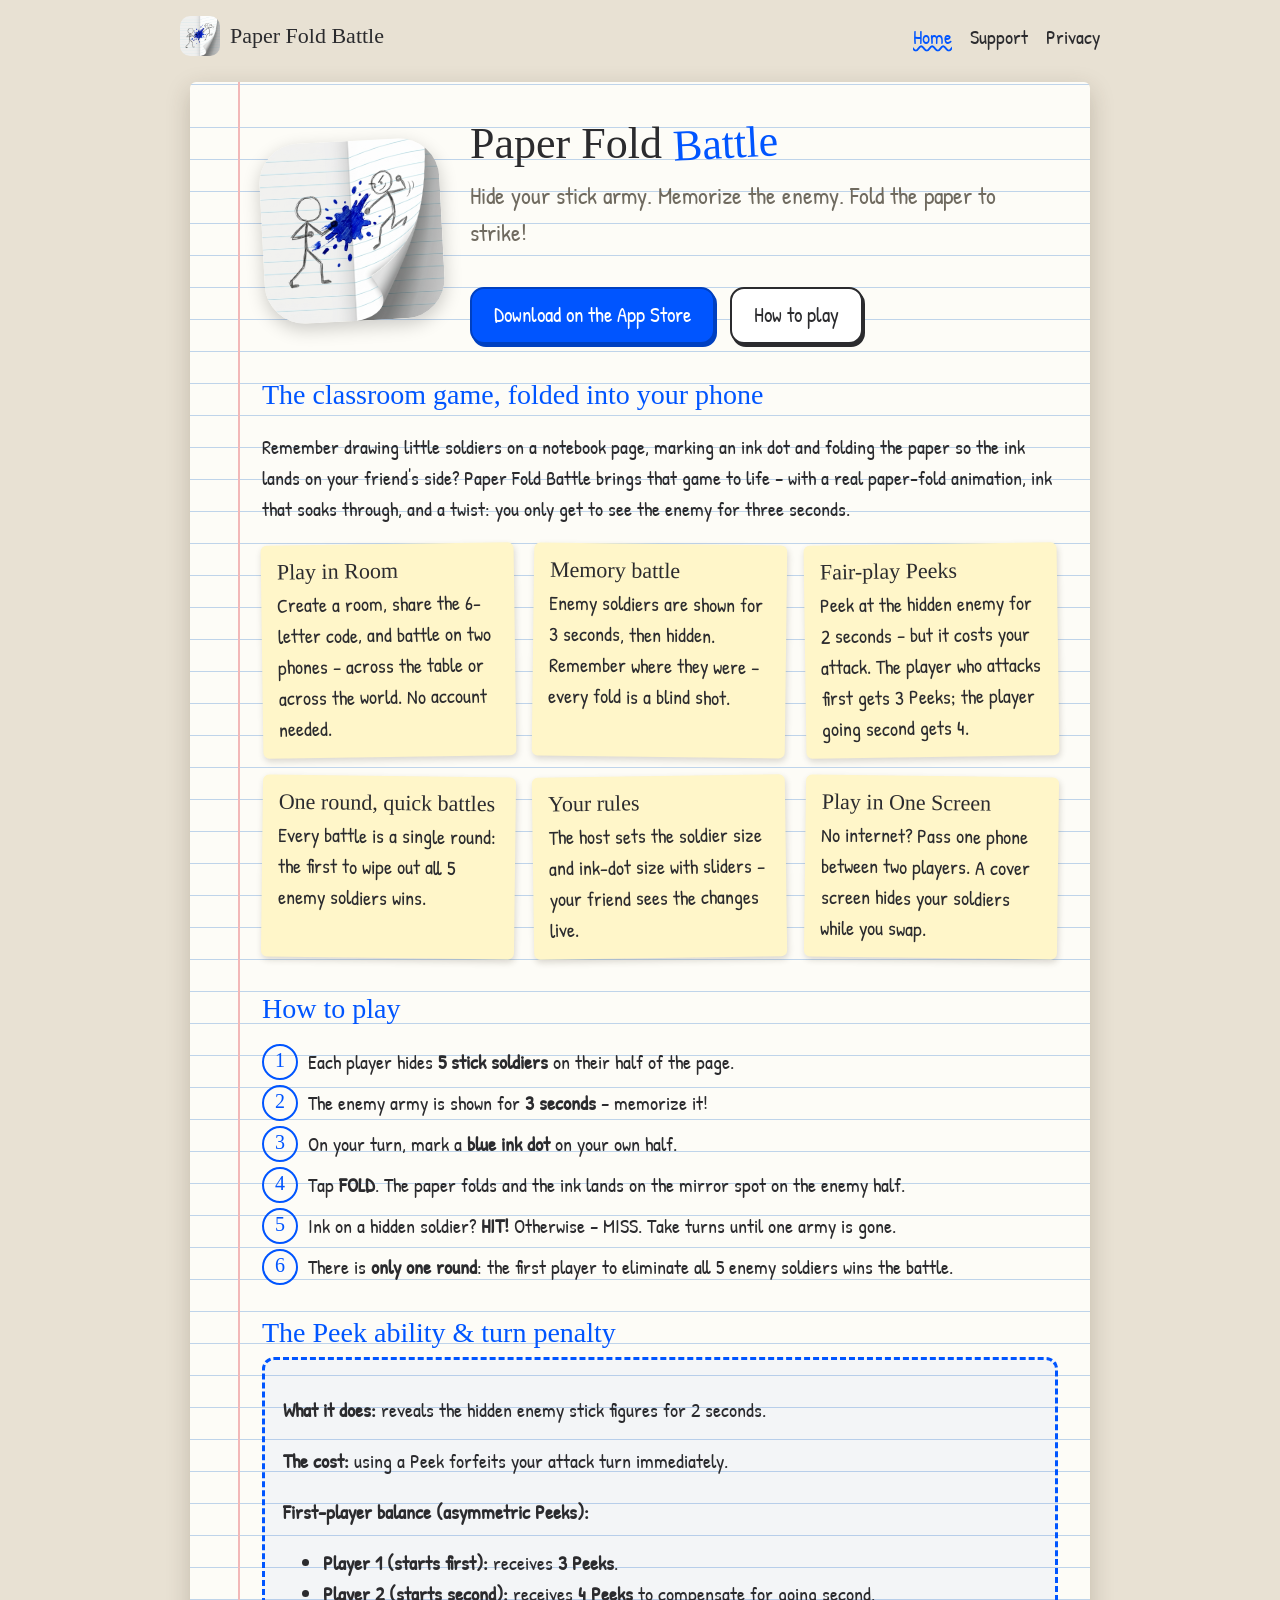
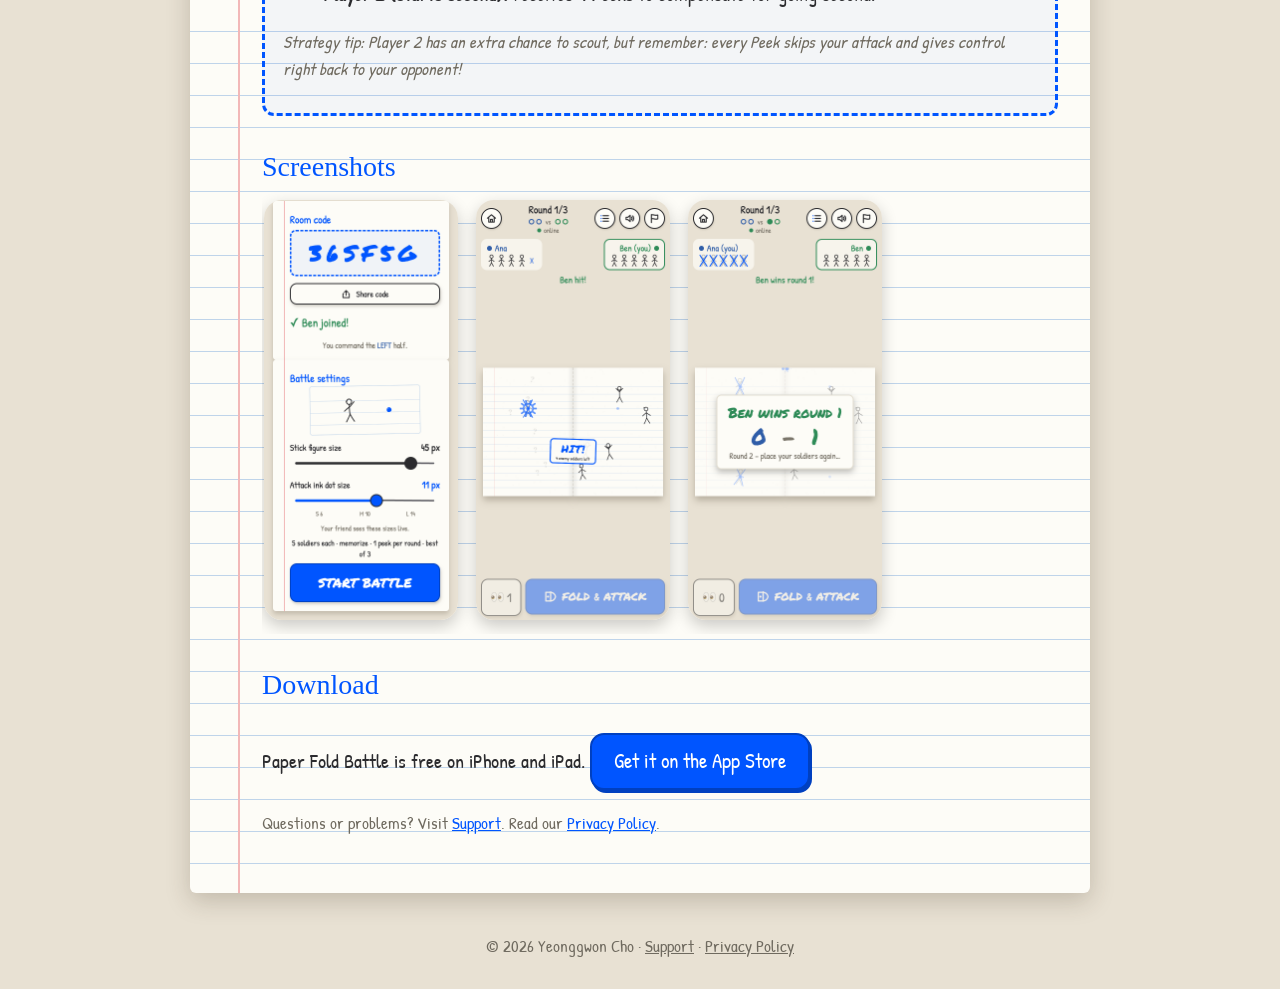
<file: index.html>
<!doctype html>
<html lang="en">
<head>
  <meta charset="utf-8" />
  <meta name="viewport" content="width=device-width, initial-scale=1" />
  <title>Paper Fold Battle – the notebook ink battle game</title>
  <meta name="description" content="Hide your stick army, memorize the enemy, then fold the paper to strike! Play on one screen or challenge a friend online with a room code." />
  <meta property="og:title" content="Paper Fold Battle" />
  <meta property="og:description" content="Mark. Fold. Splat! The notebook battle game – now on your phone." />
  <meta property="og:image" content="assets/icon-512.png" />
  <link rel="icon" href="assets/favicon.png" />
  <link rel="apple-touch-icon" href="assets/icon-512.png" />
  <link rel="stylesheet" href="style.css" />
</head>
<body>
  <nav class="nav">
    <a class="brand" href="index.html"><img src="assets/icon-512.png" alt="" />Paper Fold Battle</a>
    <a class="link" href="index.html" aria-current="page">Home</a>
    <a class="link" href="support.html">Support</a>
    <a class="link" href="privacy.html">Privacy</a>
  </nav>

  <main class="sheet">
    <section class="hero">
      <img class="icon" src="assets/icon-512.png" alt="Paper Fold Battle app icon: two stick figures and a blue ink splat on folded notebook paper" />
      <div>
        <h1>Paper Fold <span class="battle">Battle</span></h1>
        <p class="lead">Hide your stick army. Memorize the enemy. Fold the paper to strike!</p>
        <a class="btn primary" href="#download">Download on the App Store</a>
        <a class="btn" href="#how">How to play</a>
      </div>
    </section>

    <h2>The classroom game, folded into your phone</h2>
    <p>
      Remember drawing little soldiers on a notebook page, marking an ink dot and folding the paper
      so the ink lands on your friend's side? Paper Fold Battle brings that game to life – with a real
      paper-fold animation, ink that soaks through, and a twist: you only get to see the enemy for
      three seconds.
    </p>

    <div class="features">
      <div class="card">
        <h3>Play in Room</h3>
        <p>Create a room, share the 6-letter code, and battle on two phones – across the table or across the world. No account needed.</p>
      </div>
      <div class="card">
        <h3>Memory battle</h3>
        <p>Enemy soldiers are shown for 3 seconds, then hidden. Remember where they were – every fold is a blind shot.</p>
      </div>
      <div class="card">
        <h3>Fair-play Peeks</h3>
        <p>Peek at the hidden enemy for 2 seconds – but it costs your attack. The player who attacks first gets 3 Peeks; the player going second gets 4.</p>
      </div>
      <div class="card">
        <h3>One round, quick battles</h3>
        <p>Every battle is a single round: the first to wipe out all 5 enemy soldiers wins.</p>
      </div>
      <div class="card">
        <h3>Your rules</h3>
        <p>The host sets the soldier size and ink-dot size with sliders – your friend sees the changes live.</p>
      </div>
      <div class="card">
        <h3>Play in One Screen</h3>
        <p>No internet? Pass one phone between two players. A cover screen hides your soldiers while you swap.</p>
      </div>
    </div>

    <h2 id="how">How to play</h2>
    <ol class="steps">
      <li>Each player hides <strong>5 stick soldiers</strong> on their half of the page.</li>
      <li>The enemy army is shown for <strong>3 seconds</strong> – memorize it!</li>
      <li>On your turn, mark a <strong>blue ink dot</strong> on your own half.</li>
      <li>Tap <strong>FOLD</strong>. The paper folds and the ink lands on the mirror spot on the enemy half.</li>
      <li>Ink on a hidden soldier? <strong>HIT!</strong> Otherwise – MISS. Take turns until one army is gone.</li>
      <li>There is <strong>only one round</strong>: the first player to eliminate all 5 enemy soldiers wins the battle.</li>
    </ol>

    <h2 id="peek">The Peek ability &amp; turn penalty</h2>
    <div class="contact">
      <p><strong>What it does:</strong> reveals the hidden enemy stick figures for 2 seconds.</p>
      <p><strong>The cost:</strong> using a Peek forfeits your attack turn immediately.</p>
      <p><strong>First-player balance (asymmetric Peeks):</strong></p>
      <ul>
        <li><strong>Player 1 (starts first):</strong> receives <strong>3 Peeks</strong>.</li>
        <li><strong>Player 2 (starts second):</strong> receives <strong>4 Peeks</strong> to compensate for going second.</li>
      </ul>
      <p class="small"><em>Strategy tip: Player 2 has an extra chance to scout, but remember: every Peek skips your attack and gives control right back to your opponent!</em></p>
    </div>

    <h2>Screenshots</h2>
    <div class="shots">
      <img src="assets/shot-lobby.png" alt="Friend room with room code and size sliders" loading="lazy" />
      <img src="assets/shot-hit.png" alt="A blue ink hit crosses out an enemy soldier" loading="lazy" />
      <img src="assets/shot-round.png" alt="Battle won banner" loading="lazy" />
    </div>

    <h2 id="download">Download</h2>
    <p>
      Paper Fold Battle is free on iPhone and iPad.
      <a class="btn primary" href="https://apps.apple.com/app/id6831756636">Get it on the App Store</a>
    </p>
    <p class="small">Questions or problems? Visit <a href="support.html">Support</a>. Read our <a href="privacy.html">Privacy Policy</a>.</p>
  </main>

  <footer>
    © 2026 Yeonggwon Cho · <a href="support.html">Support</a> · <a href="privacy.html">Privacy Policy</a>
  </footer>
</body>
</html>
</file>
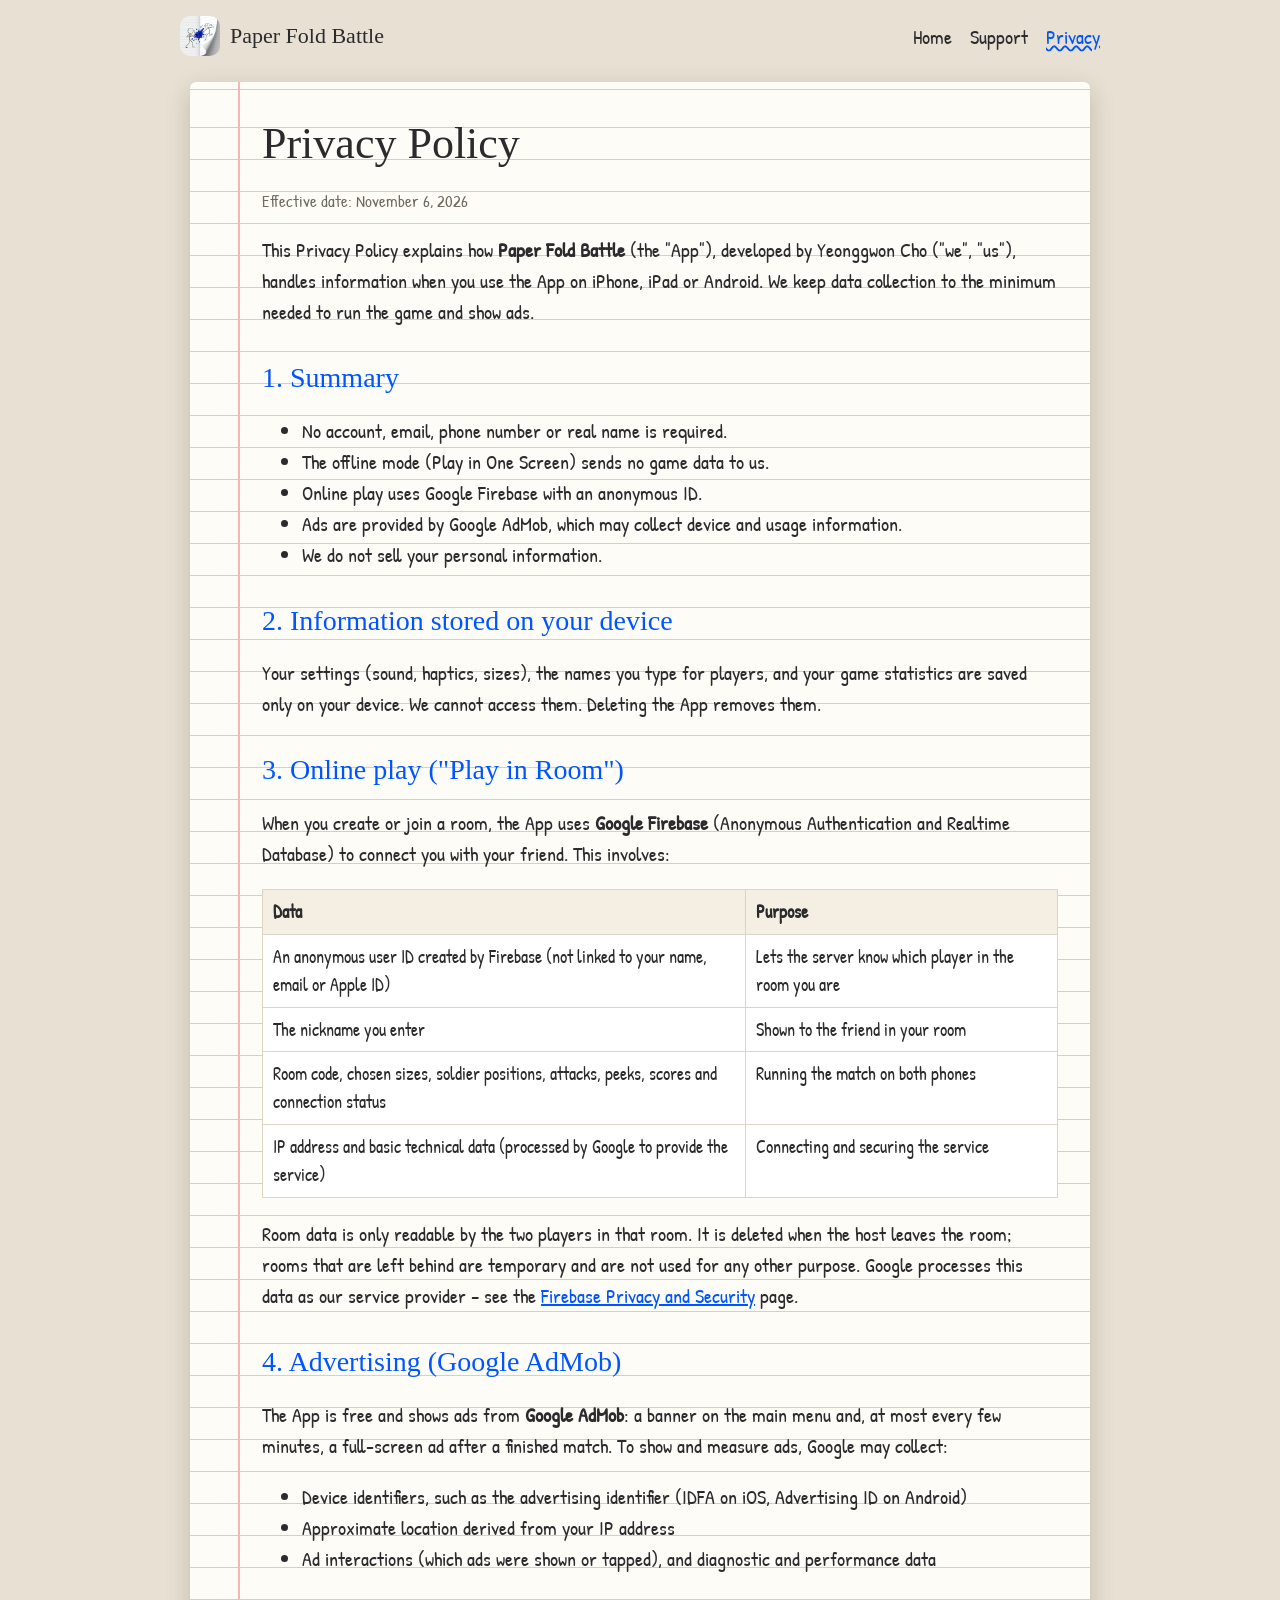
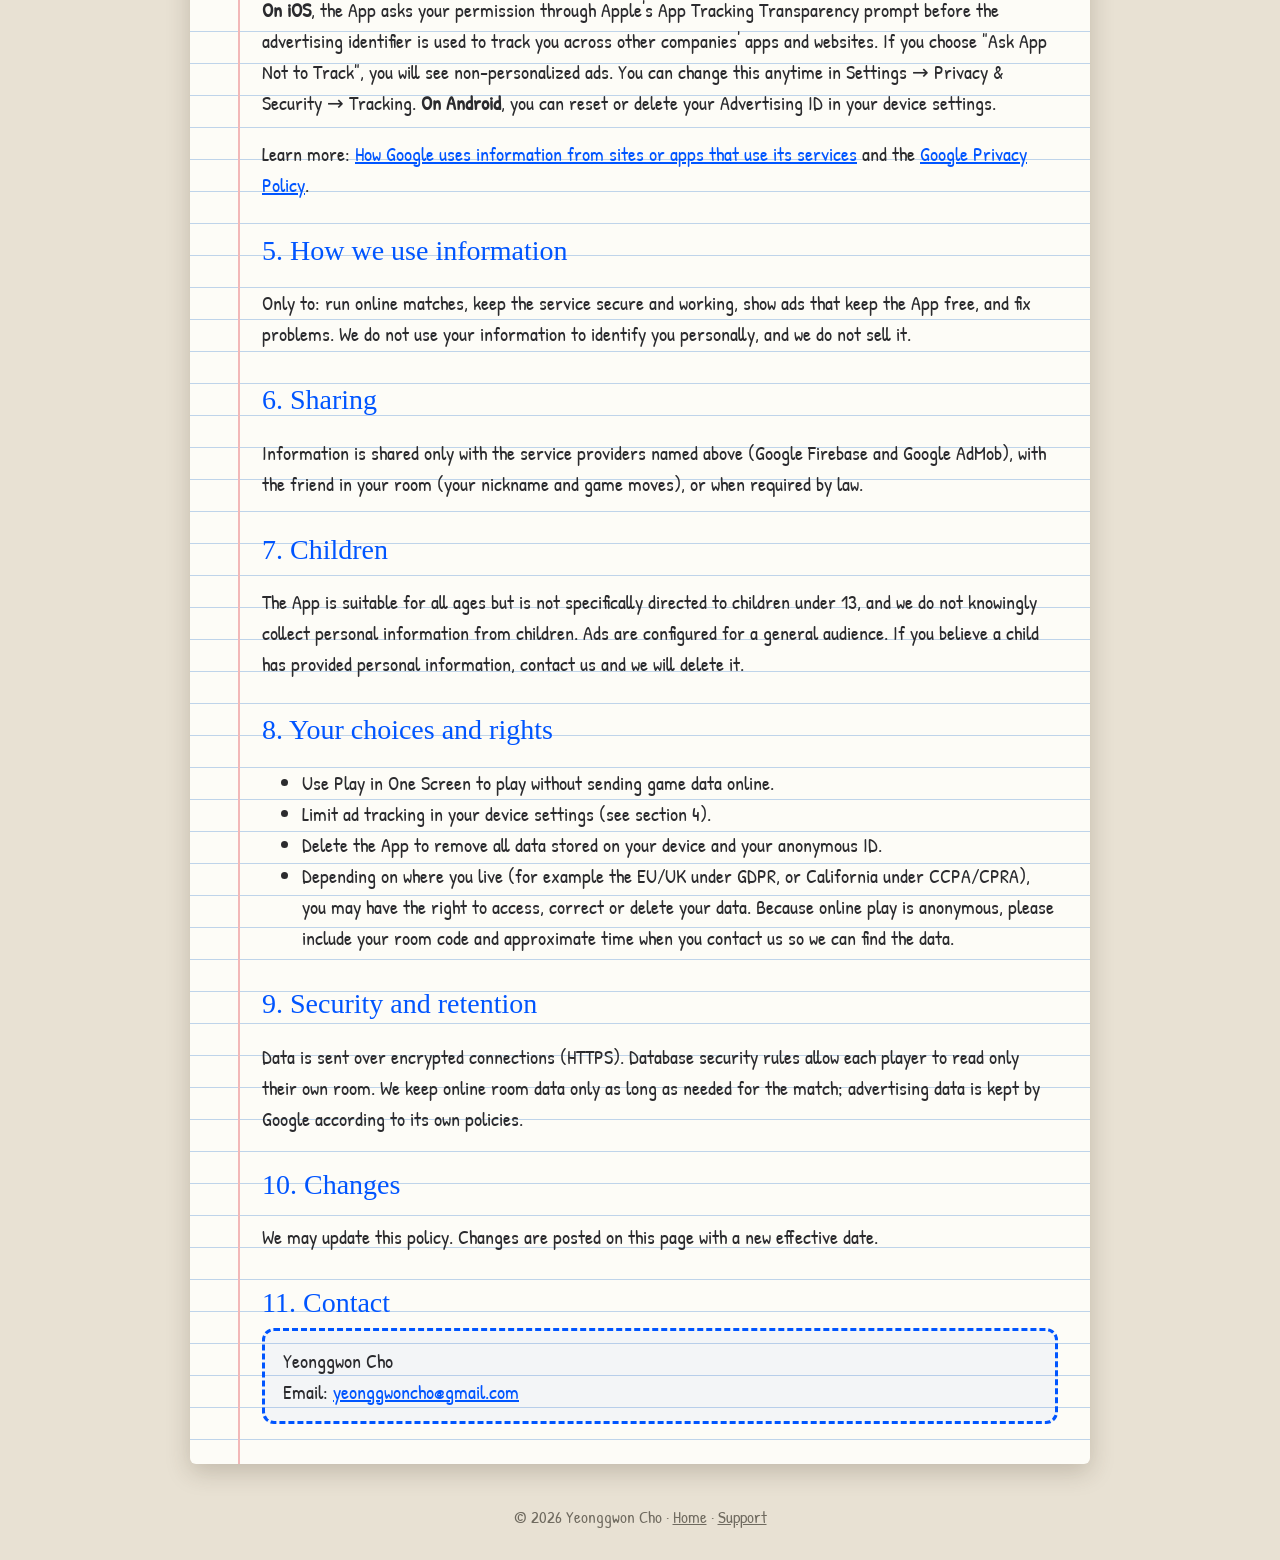
<file: privacy.html>
<!doctype html>
<html lang="en">
<head>
  <meta charset="utf-8" />
  <meta name="viewport" content="width=device-width, initial-scale=1" />
  <title>Privacy Policy – Paper Fold Battle</title>
  <meta name="description" content="Privacy Policy for the Paper Fold Battle app." />
  <link rel="icon" href="assets/favicon.png" />
  <link rel="stylesheet" href="style.css" />
</head>
<body>
  <nav class="nav">
    <a class="brand" href="index.html"><img src="assets/icon-512.png" alt="" />Paper Fold Battle</a>
    <a class="link" href="index.html">Home</a>
    <a class="link" href="support.html">Support</a>
    <a class="link" href="privacy.html" aria-current="page">Privacy</a>
  </nav>

  <main class="sheet">
    <h1>Privacy Policy</h1>
    <p class="small">Effective date: November 6, 2026</p>

    <p>
      This Privacy Policy explains how <strong>Paper Fold Battle</strong> (the "App"), developed by
      Yeonggwon Cho ("we", "us"), handles information when you use the App on iPhone, iPad or Android.
      We keep data collection to the minimum needed to run the game and show ads.
    </p>

    <h2>1. Summary</h2>
    <ul>
      <li>No account, email, phone number or real name is required.</li>
      <li>The offline mode (Play in One Screen) sends no game data to us.</li>
      <li>Online play uses Google Firebase with an anonymous ID.</li>
      <li>Ads are provided by Google AdMob, which may collect device and usage information.</li>
      <li>We do not sell your personal information.</li>
    </ul>

    <h2>2. Information stored on your device</h2>
    <p>
      Your settings (sound, haptics, sizes), the names you type for players, and your game statistics are
      saved only on your device. We cannot access them. Deleting the App removes them.
    </p>

    <h2>3. Online play ("Play in Room")</h2>
    <p>When you create or join a room, the App uses <strong>Google Firebase</strong> (Anonymous Authentication and Realtime Database) to connect you with your friend. This involves:</p>
    <div class="table-wrap">
      <table>
        <tr><th>Data</th><th>Purpose</th></tr>
        <tr><td>An anonymous user ID created by Firebase (not linked to your name, email or Apple ID)</td><td>Lets the server know which player in the room you are</td></tr>
        <tr><td>The nickname you enter</td><td>Shown to the friend in your room</td></tr>
        <tr><td>Room code, chosen sizes, soldier positions, attacks, peeks, scores and connection status</td><td>Running the match on both phones</td></tr>
        <tr><td>IP address and basic technical data (processed by Google to provide the service)</td><td>Connecting and securing the service</td></tr>
      </table>
    </div>
    <p>
      Room data is only readable by the two players in that room. It is deleted when the host leaves the room;
      rooms that are left behind are temporary and are not used for any other purpose. Google processes this data
      as our service provider – see the
      <a href="https://firebase.google.com/support/privacy" target="_blank" rel="noopener">Firebase Privacy and Security</a> page.
    </p>

    <h2>4. Advertising (Google AdMob)</h2>
    <p>
      The App is free and shows ads from <strong>Google AdMob</strong>: a banner on the main menu and,
      at most every few minutes, a full-screen ad after a finished match. To show and measure ads, Google may collect:
    </p>
    <ul>
      <li>Device identifiers, such as the advertising identifier (IDFA on iOS, Advertising ID on Android)</li>
      <li>Approximate location derived from your IP address</li>
      <li>Ad interactions (which ads were shown or tapped), and diagnostic and performance data</li>
    </ul>
    <p>
      <strong>On iOS</strong>, the App asks your permission through Apple's App Tracking Transparency prompt before the
      advertising identifier is used to track you across other companies' apps and websites. If you choose
      "Ask App Not to Track", you will see non-personalized ads. You can change this anytime in
      Settings → Privacy &amp; Security → Tracking.
      <strong>On Android</strong>, you can reset or delete your Advertising ID in your device settings.
    </p>
    <p>
      Learn more: <a href="https://policies.google.com/technologies/ads" target="_blank" rel="noopener">How Google uses information from sites or apps that use its services</a>
      and the <a href="https://policies.google.com/privacy" target="_blank" rel="noopener">Google Privacy Policy</a>.
    </p>

    <h2>5. How we use information</h2>
    <p>Only to: run online matches, keep the service secure and working, show ads that keep the App free, and fix problems. We do not use your information to identify you personally, and we do not sell it.</p>

    <h2>6. Sharing</h2>
    <p>
      Information is shared only with the service providers named above (Google Firebase and Google AdMob), with the
      friend in your room (your nickname and game moves), or when required by law.
    </p>

    <h2>7. Children</h2>
    <p>
      The App is suitable for all ages but is not specifically directed to children under 13, and we do not knowingly
      collect personal information from children. Ads are configured for a general audience. If you believe a child has
      provided personal information, contact us and we will delete it.
    </p>

    <h2>8. Your choices and rights</h2>
    <ul>
      <li>Use Play in One Screen to play without sending game data online.</li>
      <li>Limit ad tracking in your device settings (see section 4).</li>
      <li>Delete the App to remove all data stored on your device and your anonymous ID.</li>
      <li>
        Depending on where you live (for example the EU/UK under GDPR, or California under CCPA/CPRA), you may have the
        right to access, correct or delete your data. Because online play is anonymous, please include your room code
        and approximate time when you contact us so we can find the data.
      </li>
    </ul>

    <h2>9. Security and retention</h2>
    <p>
      Data is sent over encrypted connections (HTTPS). Database security rules allow each player to read only their own
      room. We keep online room data only as long as needed for the match; advertising data is kept by Google according to
      its own policies.
    </p>

    <h2>10. Changes</h2>
    <p>We may update this policy. Changes are posted on this page with a new effective date.</p>

    <h2>11. Contact</h2>
    <div class="contact">
      Yeonggwon Cho<br />
      Email: <a href="mailto:yeonggwoncho@gmail.com?subject=Paper%20Fold%20Battle%20privacy">yeonggwoncho@gmail.com</a>
    </div>
  </main>

  <footer>
    © 2026 Yeonggwon Cho · <a href="index.html">Home</a> · <a href="support.html">Support</a>
  </footer>
</body>
</html>
</file>
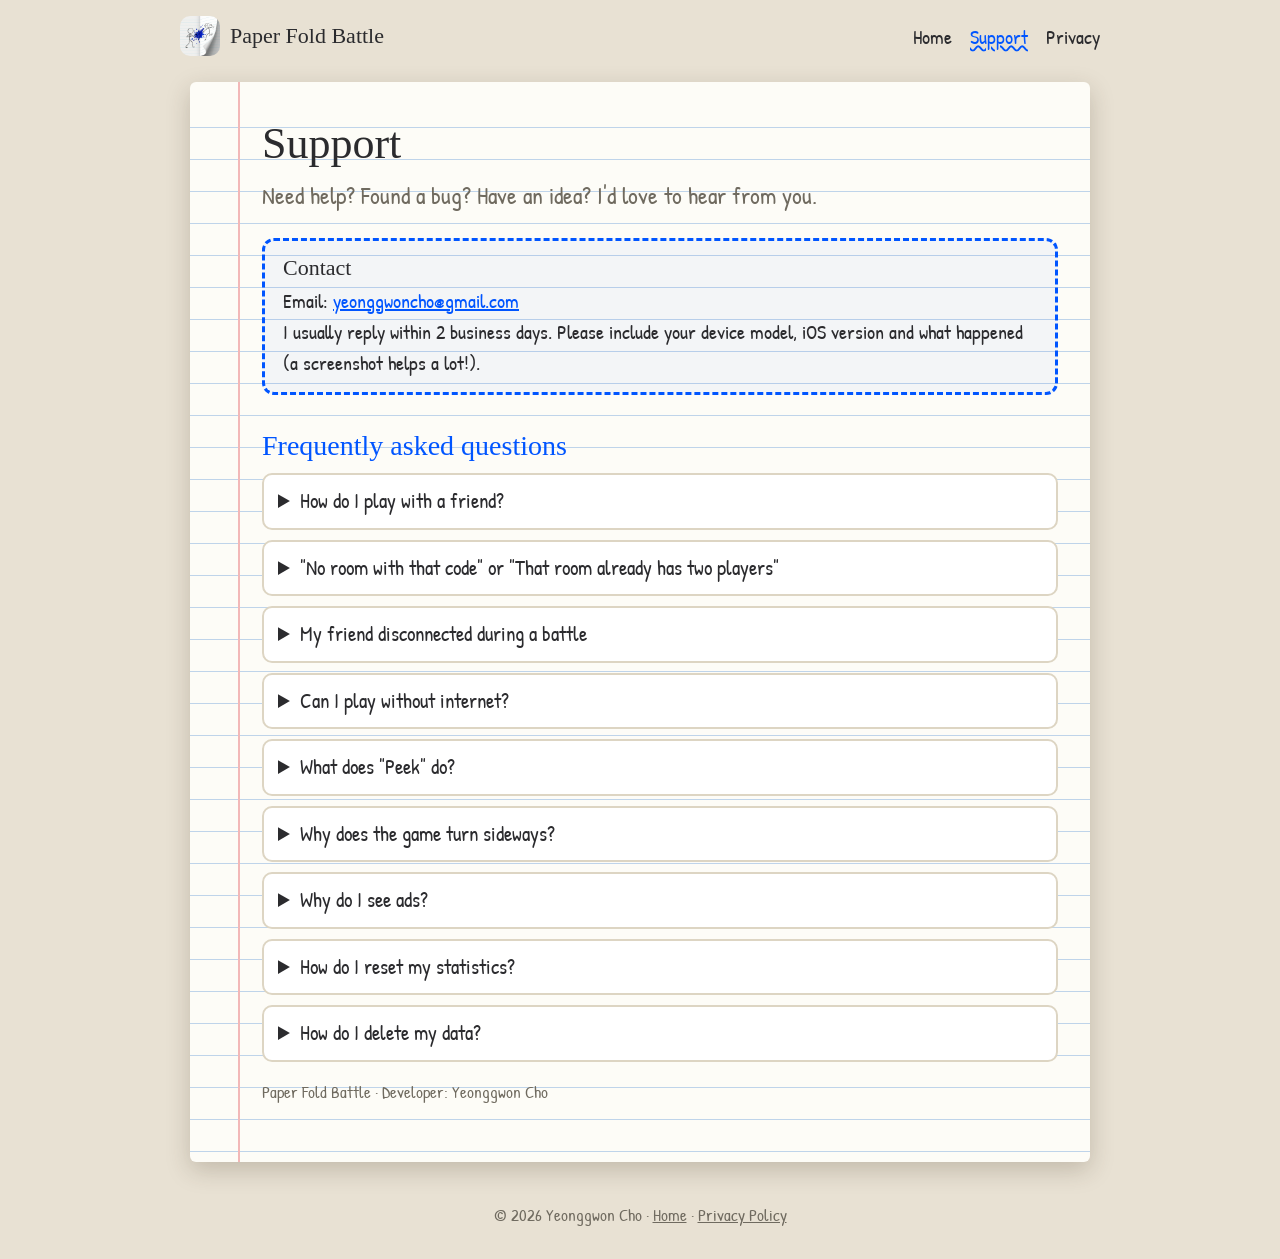
<file: support.html>
<!doctype html>
<html lang="en">
<head>
  <meta charset="utf-8" />
  <meta name="viewport" content="width=device-width, initial-scale=1" />
  <title>Support – Paper Fold Battle</title>
  <meta name="description" content="Help, FAQ and contact for Paper Fold Battle." />
  <link rel="icon" href="assets/favicon.png" />
  <link rel="stylesheet" href="style.css" />
</head>
<body>
  <nav class="nav">
    <a class="brand" href="index.html"><img src="assets/icon-512.png" alt="" />Paper Fold Battle</a>
    <a class="link" href="index.html">Home</a>
    <a class="link" href="support.html" aria-current="page">Support</a>
    <a class="link" href="privacy.html">Privacy</a>
  </nav>

  <main class="sheet">
    <h1>Support</h1>
    <p class="lead">Need help? Found a bug? Have an idea? I'd love to hear from you.</p>

    <div class="contact">
      <h3 style="margin-top:0">Contact</h3>
      <p style="margin:0">
        Email: <a href="mailto:yeonggwoncho@gmail.com?subject=Paper%20Fold%20Battle%20support">yeonggwoncho@gmail.com</a><br />
        I usually reply within 2 business days. Please include your device model, iOS version and
        what happened (a screenshot helps a lot!).
      </p>
    </div>

    <h2>Frequently asked questions</h2>

    <details>
      <summary>How do I play with a friend?</summary>
      <p>
        Both of you open the app and tap <strong>Play in Room</strong>. One player taps
        <strong>Create Room</strong> and shares the 6-character code. The other types the code and taps
        <strong>Join Room</strong>. When the host taps <strong>START BATTLE</strong>, the game begins on both phones.
        Both phones need an internet connection.
      </p>
    </details>

    <details>
      <summary>"No room with that code" or "That room already has two players"</summary>
      <p>
        Check the code (it never uses the letters I or O, or the numbers 0 or 1). Rooms hold exactly two
        players – if someone else already joined, ask the host to create a new room. Rooms also close when
        the host leaves.
      </p>
    </details>

    <details>
      <summary>My friend disconnected during a battle</summary>
      <p>
        The game waits about a minute for them to come back and continues where you left off. If they don't
        return, the battle ends. A stable Wi-Fi or mobile connection helps.
      </p>
    </details>

    <details>
      <summary>Can I play without internet?</summary>
      <p>Yes! <strong>Play in One Screen</strong> (one phone, passed between two players) works fully offline.</p>
    </details>

    <details>
      <summary>What does "Peek" do?</summary>
      <p>
        Peek shows you the hidden enemy soldiers again for 2 seconds. Peeking uses up your attack, so the turn passes
        straight to your opponent. To balance the first-move advantage, the player who attacks first gets
        <strong>3 Peeks</strong> and the player going second gets <strong>4 Peeks</strong>. The number on the Peek
        button shows how many you have left; when it reaches 0 you'll see "No Peeks remaining!".
      </p>
    </details>

    <details>
      <summary>Why does the game turn sideways?</summary>
      <p>Battles are played in landscape so the paper is as big as possible. Menus still work in portrait.</p>
    </details>

    <details>
      <summary>Why do I see ads?</summary>
      <p>
        Ads keep Paper Fold Battle free. A small banner appears on the main menu, and occasionally a full-screen
        ad appears after a finished match (never during play). You can control ad personalization in
        iOS Settings → Privacy &amp; Security → Tracking.
      </p>
    </details>

    <details>
      <summary>How do I reset my statistics?</summary>
      <p>Open <strong>Settings</strong> in the app. Your statistics are stored only on your device; deleting the app also removes them.</p>
    </details>

    <details>
      <summary>How do I delete my data?</summary>
      <p>
        You don't have an account, so there is nothing to sign out of. Deleting the app removes all data on your
        device. To ask us to delete online data, email us – see the <a href="privacy.html">Privacy Policy</a>.
      </p>
    </details>

    <p class="small">Paper Fold Battle · Developer: Yeonggwon Cho</p>
  </main>

  <footer>
    © 2026 Yeonggwon Cho · <a href="index.html">Home</a> · <a href="privacy.html">Privacy Policy</a>
  </footer>
</body>
</html>
</file>
<file: style.css>
/* Paper Fold Battle – notebook-paper style shared by every page. */
@import url('https://fonts.googleapis.com/css2?family=Patrick+Hand&family=Permanent+Marker&display=swap');

:root {
  --desk: #e8e1d3;
  --paper: #fdfcf7;
  --rule: #bfd4ea;
  --margin: #f2b8b8;
  --pencil: #2b2b2e;
  --muted: #6f6a5f;
  --ink: #0055ff;
  --ink-dark: #0040c0;
  --green: #2e8b57;
}

* { box-sizing: border-box; }

html { scroll-behavior: smooth; }

body {
  margin: 0;
  background: var(--desk);
  color: var(--pencil);
  font-family: 'Patrick Hand', 'Comic Sans MS', system-ui, sans-serif;
  font-size: 20px;
  line-height: 1.55;
}

a { color: var(--ink); }
a:hover { color: var(--ink-dark); }

/* ---------- top bar ---------- */
.nav {
  display: flex;
  align-items: center;
  gap: 18px;
  max-width: 960px;
  margin: 0 auto;
  padding: 16px 20px;
}
.nav .brand {
  display: flex;
  align-items: center;
  gap: 10px;
  font-family: 'Permanent Marker', cursive;
  font-size: 22px;
  color: var(--pencil);
  text-decoration: none;
  margin-right: auto;
}
.nav .brand img { width: 40px; height: 40px; border-radius: 10px; }
.nav a.link { text-decoration: none; color: var(--pencil); }
.nav a.link:hover, .nav a.link[aria-current='page'] { color: var(--ink); text-decoration: underline wavy; }

/* ---------- notebook sheet ---------- */
.sheet {
  position: relative;
  max-width: 900px;
  margin: 10px auto 40px;
  padding: 36px 32px 40px 72px;
  background-color: var(--paper);
  background-image: repeating-linear-gradient(to bottom, transparent 0, transparent 31px, var(--rule) 31px, var(--rule) 32px);
  background-position: 0 14px;
  border-radius: 6px;
  box-shadow: 0 8px 24px rgba(58, 47, 28, 0.22);
}
.sheet::before {
  content: '';
  position: absolute;
  top: 0;
  bottom: 0;
  left: 48px;
  width: 2px;
  background: var(--margin);
}

h1, h2, h3 { font-family: 'Permanent Marker', cursive; font-weight: normal; line-height: 1.2; }
h1 { font-size: 44px; margin: 0 0 6px; }
h2 { font-size: 28px; margin: 34px 0 8px; color: var(--ink); }
h3 { font-size: 22px; margin: 22px 0 4px; }
.lead { font-size: 24px; color: var(--muted); margin-top: 0; }
.small { font-size: 17px; color: var(--muted); }

/* ---------- hero ---------- */
.hero {
  display: grid;
  grid-template-columns: 180px 1fr;
  gap: 28px;
  align-items: center;
}
.hero img.icon {
  width: 180px;
  height: 180px;
  border-radius: 40px;
  box-shadow: 0 6px 18px rgba(0, 0, 0, 0.2);
  transform: rotate(-3deg);
}
.hero .battle { color: var(--ink); display: inline-block; transform: rotate(-3deg); }

.btn {
  display: inline-block;
  margin: 12px 10px 0 0;
  padding: 10px 22px;
  border: 2.5px solid var(--pencil);
  border-radius: 14px;
  background: #fff;
  color: var(--pencil);
  font-size: 21px;
  text-decoration: none;
  box-shadow: 2px 3px 0 var(--pencil);
}
.btn.primary { background: var(--ink); border-color: var(--ink-dark); color: #fff; box-shadow: 2px 3px 0 var(--ink-dark); }
.btn:hover { transform: translate(-1px, -1px); }

/* ---------- features ---------- */
.features { display: grid; grid-template-columns: repeat(auto-fit, minmax(240px, 1fr)); gap: 18px; margin-top: 10px; }
.card {
  background: #fff6c9;
  padding: 14px 16px;
  border-radius: 6px;
  box-shadow: 1px 3px 6px rgba(58, 47, 28, 0.18);
}
.card:nth-child(odd) { transform: rotate(-0.8deg); }
.card:nth-child(even) { transform: rotate(0.7deg); }
.card h3 { margin-top: 0; }
.card p { margin: 0; }

.steps { counter-reset: step; list-style: none; padding: 0; }
.steps li { counter-increment: step; margin: 10px 0; padding-left: 46px; position: relative; }
.steps li::before {
  content: counter(step);
  position: absolute;
  left: 0;
  top: -2px;
  width: 32px;
  height: 32px;
  border: 2.5px solid var(--ink);
  border-radius: 50%;
  color: var(--ink);
  text-align: center;
  line-height: 28px;
  font-family: 'Permanent Marker', cursive;
}

.shots { display: flex; gap: 18px; overflow-x: auto; padding: 8px 2px 14px; }
.shots img { height: 420px; border-radius: 18px; box-shadow: 0 6px 16px rgba(0, 0, 0, 0.2); }

/* ---------- FAQ ---------- */
details {
  background: #fff;
  border: 2px solid #ddd5c3;
  border-radius: 10px;
  padding: 10px 14px;
  margin: 10px 0;
}
summary { cursor: pointer; font-size: 21px; }
details[open] summary { color: var(--ink); margin-bottom: 6px; }

.contact {
  border: 3px dashed var(--ink);
  border-radius: 12px;
  padding: 14px 18px;
  background: rgba(0, 85, 255, 0.04);
}

table { border-collapse: collapse; width: 100%; font-size: 18px; background: #fff; }
th, td { border: 1px solid #ddd5c3; padding: 8px 10px; text-align: left; vertical-align: top; }
th { background: #f4efe2; }

footer { text-align: center; padding: 0 20px 30px; font-size: 17px; color: var(--muted); }
footer a { color: var(--muted); }

@media (max-width: 640px) {
  body { font-size: 18px; }
  .sheet { padding: 26px 18px 30px 46px; margin: 6px 8px 30px; }
  .sheet::before { left: 30px; }
  .hero { grid-template-columns: 1fr; text-align: center; }
  .hero img.icon { margin: 0 auto; width: 140px; height: 140px; border-radius: 32px; }
  h1 { font-size: 36px; }
  .nav { flex-wrap: wrap; }
  .shots img { height: 340px; }
  .table-wrap { overflow-x: auto; }
}
</file>
